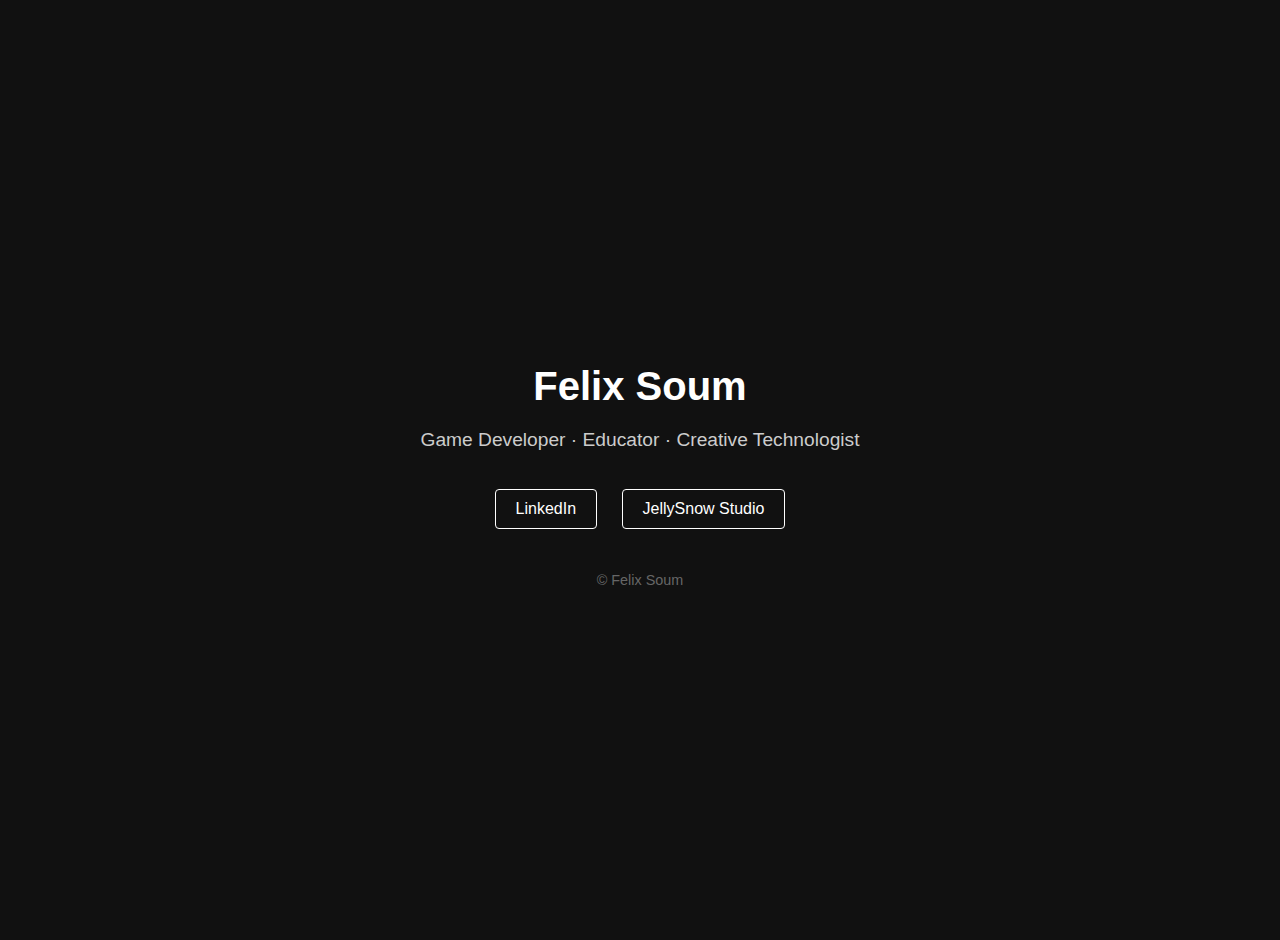
<file: index.html>
<!DOCTYPE html>
<html lang="en">
<head>
  <meta charset="UTF-8" />
  <meta name="viewport" content="width=device-width, initial-scale=1.0"/>
  <title>Felix Soum</title>
  <link rel="stylesheet" href="style.css" />
</head>
<body>
  <div class="container">
    <h1>Felix Soum</h1>
    <p class="tagline">Game Developer · Educator · Creative Technologist</p>

    <div class="links">
      <a href="https://www.linkedin.com/in/felixsoum/" target="_blank">LinkedIn</a>
      <a href="https://jellysnow.com" target="_blank">JellySnow Studio</a>
    </div>

    <footer>
      <p>© Felix Soum</p>
    </footer>
  </div>
</body>
</html>
</file>
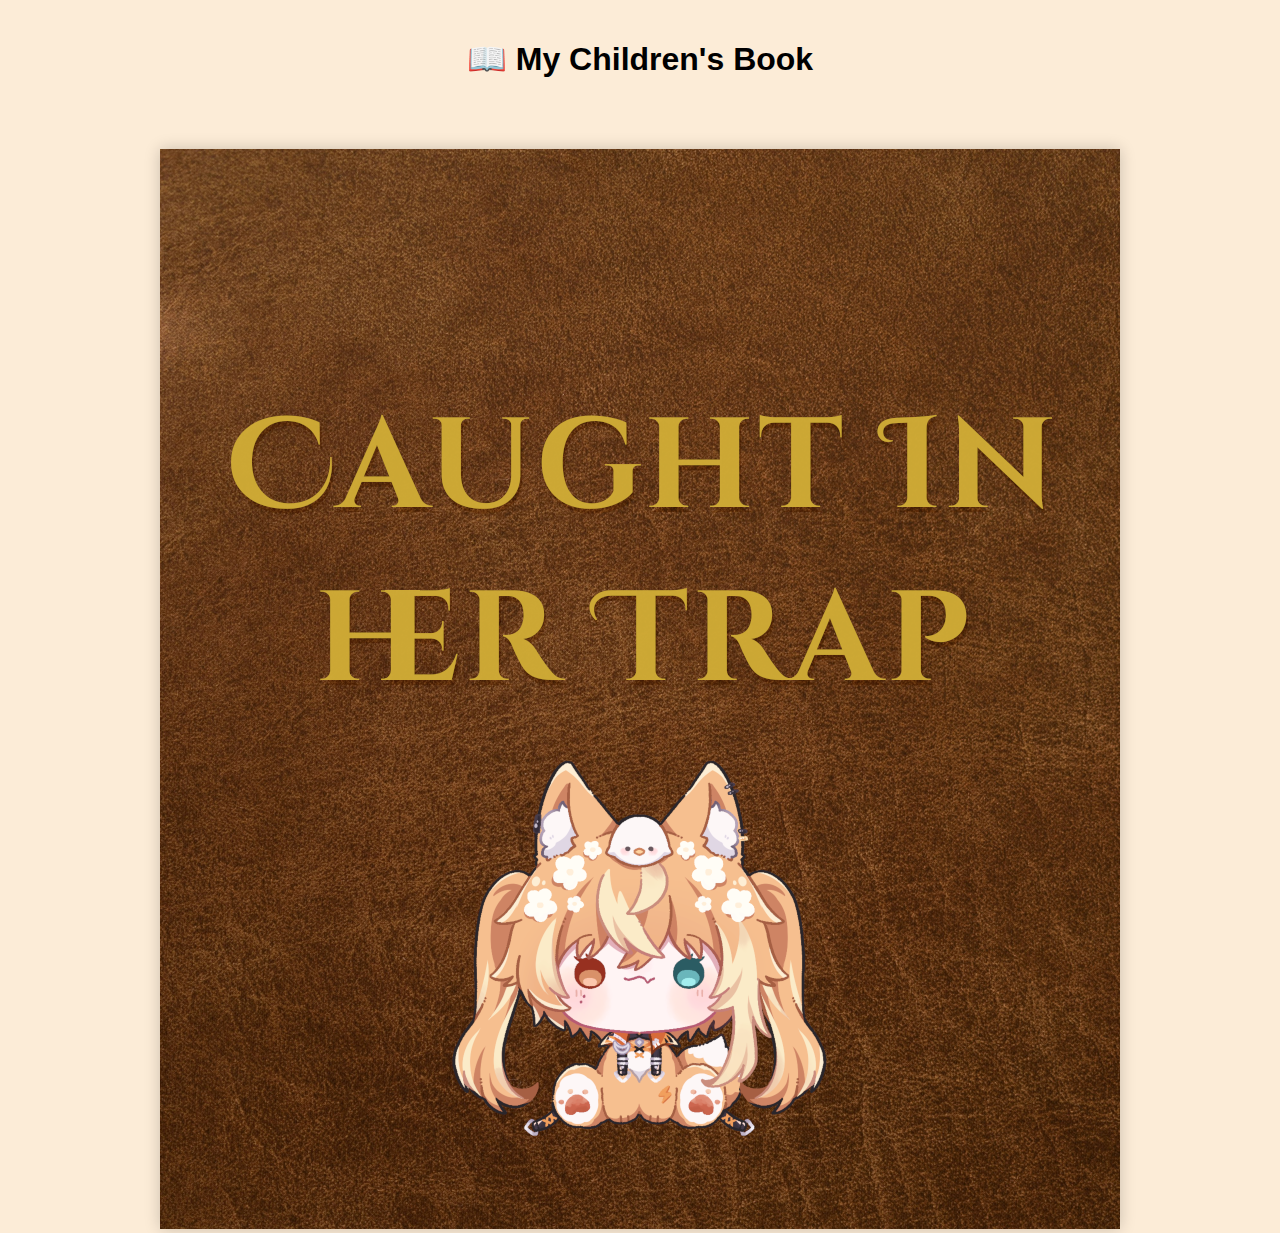
<file: book.html>
<!DOCTYPE html>
<html lang="en">
<head>
  <meta charset="UTF-8">
  <title>My Children's Book</title>
  <style>
    body {
      margin: 0;
      padding: 0;
      background: #fcecd7;
      font-family: sans-serif;
      text-align: center;
    }
    h1 {
      margin-top: 40px;
    }
    .cover {
      margin-top: 50px;
      max-width: 90%;
      height: auto;
      cursor: pointer;
      box-shadow: 0 0 15px rgba(0, 0, 0, 0.2);
      transition: transform 0.2s ease;
    }
    .cover:hover {
      transform: scale(1.02);
    }
  </style>
</head>
<body>
  <h1>📖 My Children's Book</h1>
  <a href="book_page1.html">
    <img class="cover" src="images/baam_book_cover.png" alt="Click to start reading">
  </a>
</body>
</html>
</file>
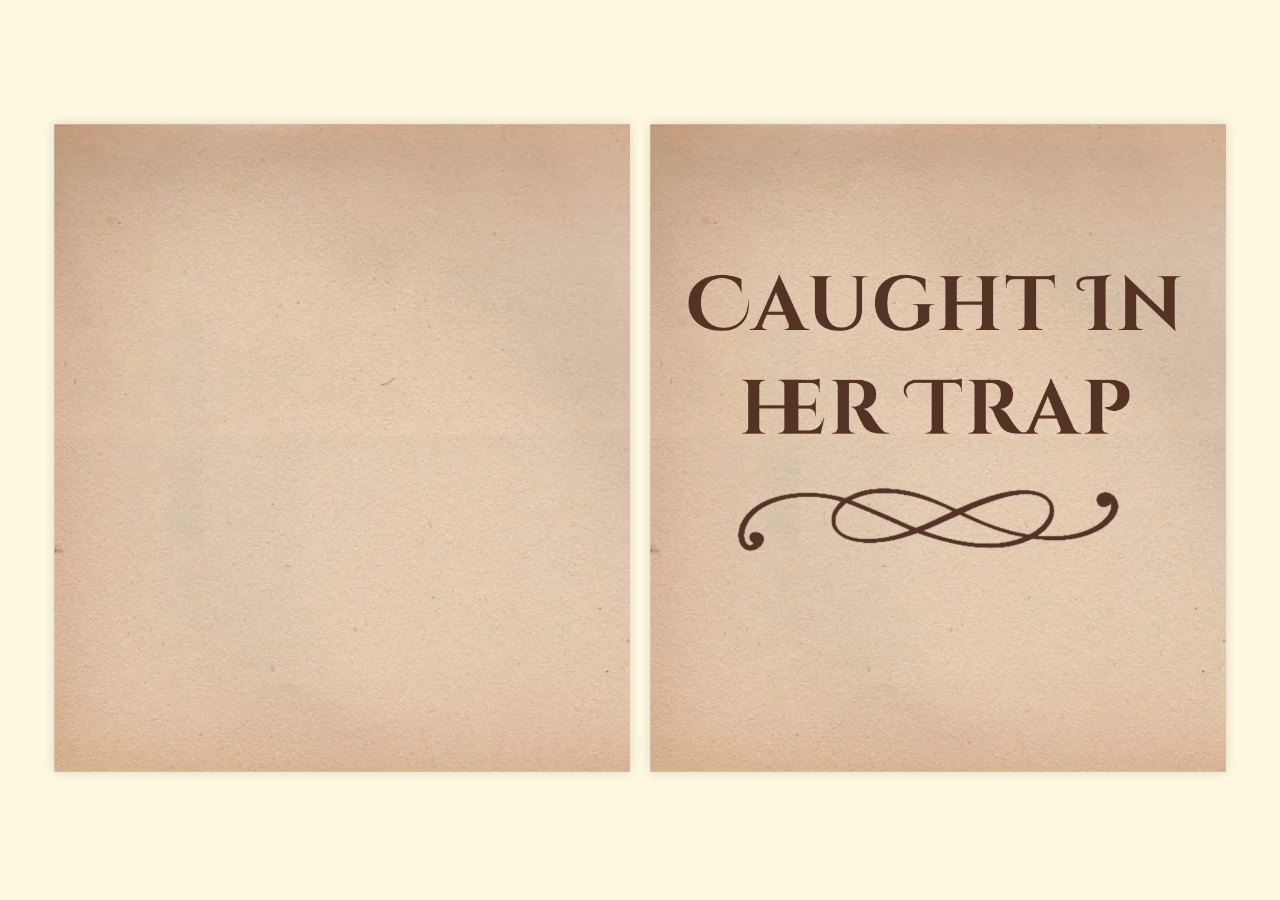
<file: book_page1.html>
<!DOCTYPE html>
<html lang="en">
<head>
  <meta charset="UTF-8">
  <title>Pages 1–2</title>
  <style>
    body {
      margin: 0;
      padding: 0;
      background: #fff8e1;
      display: flex;
      justify-content: center;
      align-items: center;
      height: 100vh;
      gap: 20px;
      font-family: sans-serif;
    }
    .page {
      max-width: 45vw;
      height: auto;
      cursor: pointer;
      box-shadow: 0 0 10px rgba(0, 0, 0, 0.15);
      transition: transform 0.2s ease;
    }
    .page:hover {
      transform: scale(1.01);
    }
  </style>
</head>
<body>
  <a href="book.html">
    <img class="page" src="images/baam_book_00.png" alt="Page 1">
  </a>
  <a href="book_page2.html">
    <img class="page" src="images/baam_book_01.png" alt="Page 2">
  </a>
</body>
</html>
</file>
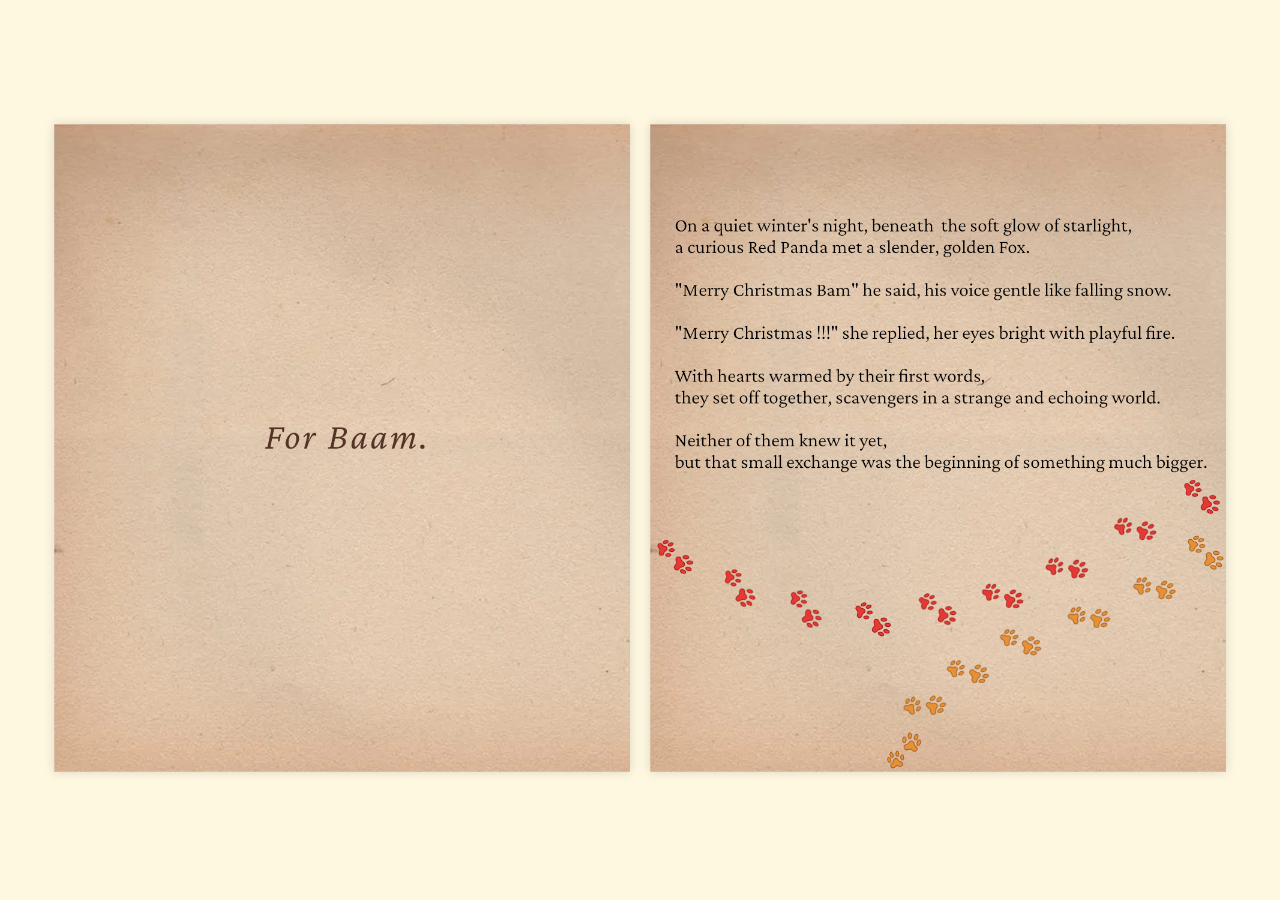
<file: book_page2.html>
<!DOCTYPE html>
<html lang="en">
<head>
  <meta charset="UTF-8">
  <title>Pages 2-3</title>
  <style>
    body {
      margin: 0;
      padding: 0;
      background: #fff8e1;
      display: flex;
      justify-content: center;
      align-items: center;
      height: 100vh;
      gap: 20px;
      font-family: sans-serif;
    }
    .page {
      max-width: 45vw;
      height: auto;
      cursor: pointer;
      box-shadow: 0 0 10px rgba(0, 0, 0, 0.15);
      transition: transform 0.2s ease;
    }
    .page:hover {
      transform: scale(1.01);
    }
  </style>
</head>
<body>
  <a href="book_page1.html">
    <img class="page" src="images/baam_book_02.png" alt="Page 1">
  </a>
  <a href="book_page3.html">
    <img class="page" src="images/baam_book_03.png" alt="Page 2">
  </a>
</body>
</html>
</file>
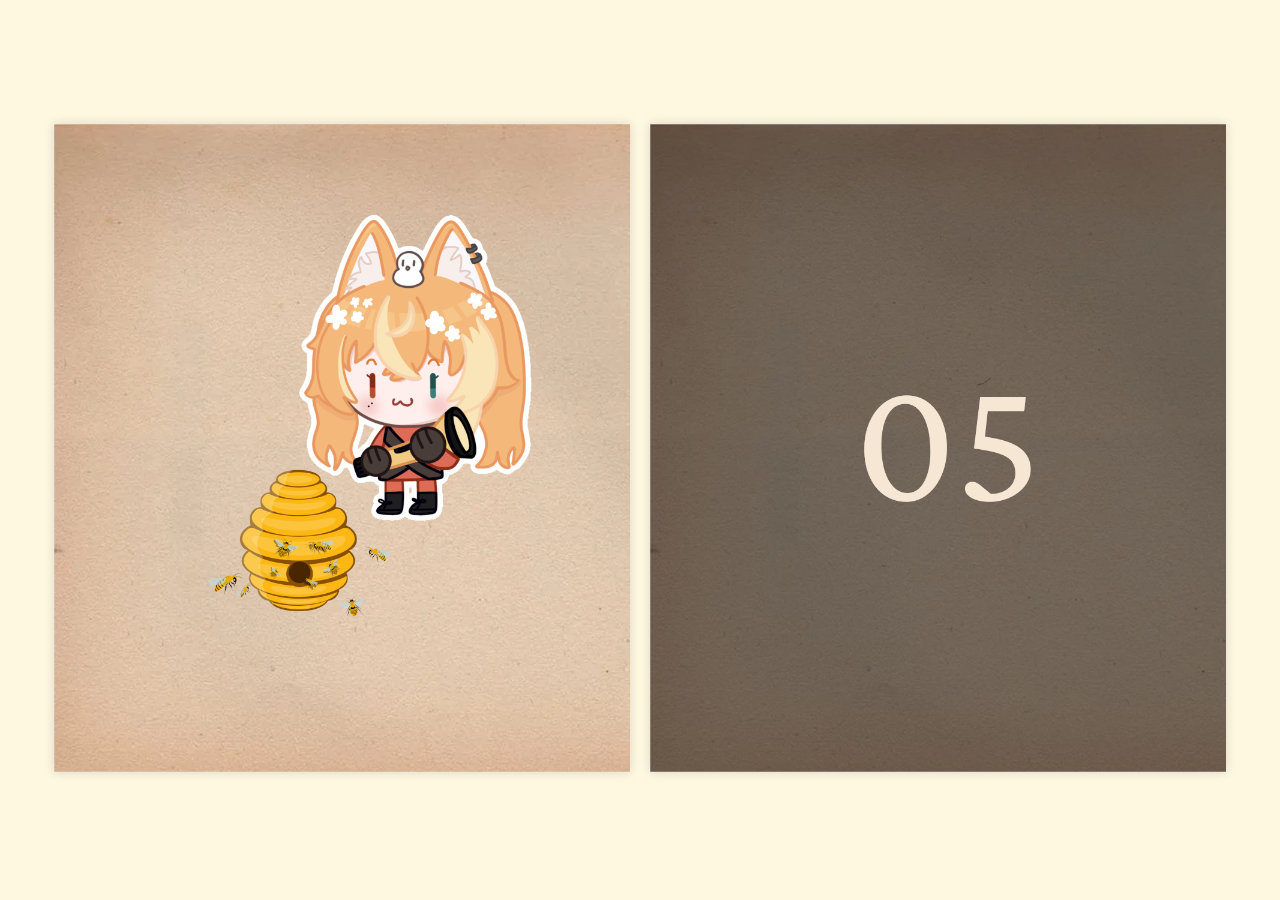
<file: book_page3.html>
<!DOCTYPE html>
<html lang="en">
<head>
  <meta charset="UTF-8">
  <title>Pages 4-5</title>
  <style>
    body {
      margin: 0;
      padding: 0;
      background: #fff8e1;
      display: flex;
      justify-content: center;
      align-items: center;
      height: 100vh;
      gap: 20px;
      font-family: sans-serif;
    }
    .page {
      max-width: 45vw;
      height: auto;
      cursor: pointer;
      box-shadow: 0 0 10px rgba(0, 0, 0, 0.15);
      transition: transform 0.2s ease;
    }
    .page:hover {
      transform: scale(1.01);
    }
  </style>
</head>
<body>
  <a href="book_page2.html">
    <img class="page" src="images/baam_book_04.png" alt="Page 1">
  </a>
  <a href="book_page4.html">
    <img class="page" src="images/baam_book_05.png" alt="Page 2">
  </a>
</body>
</html>
</file>
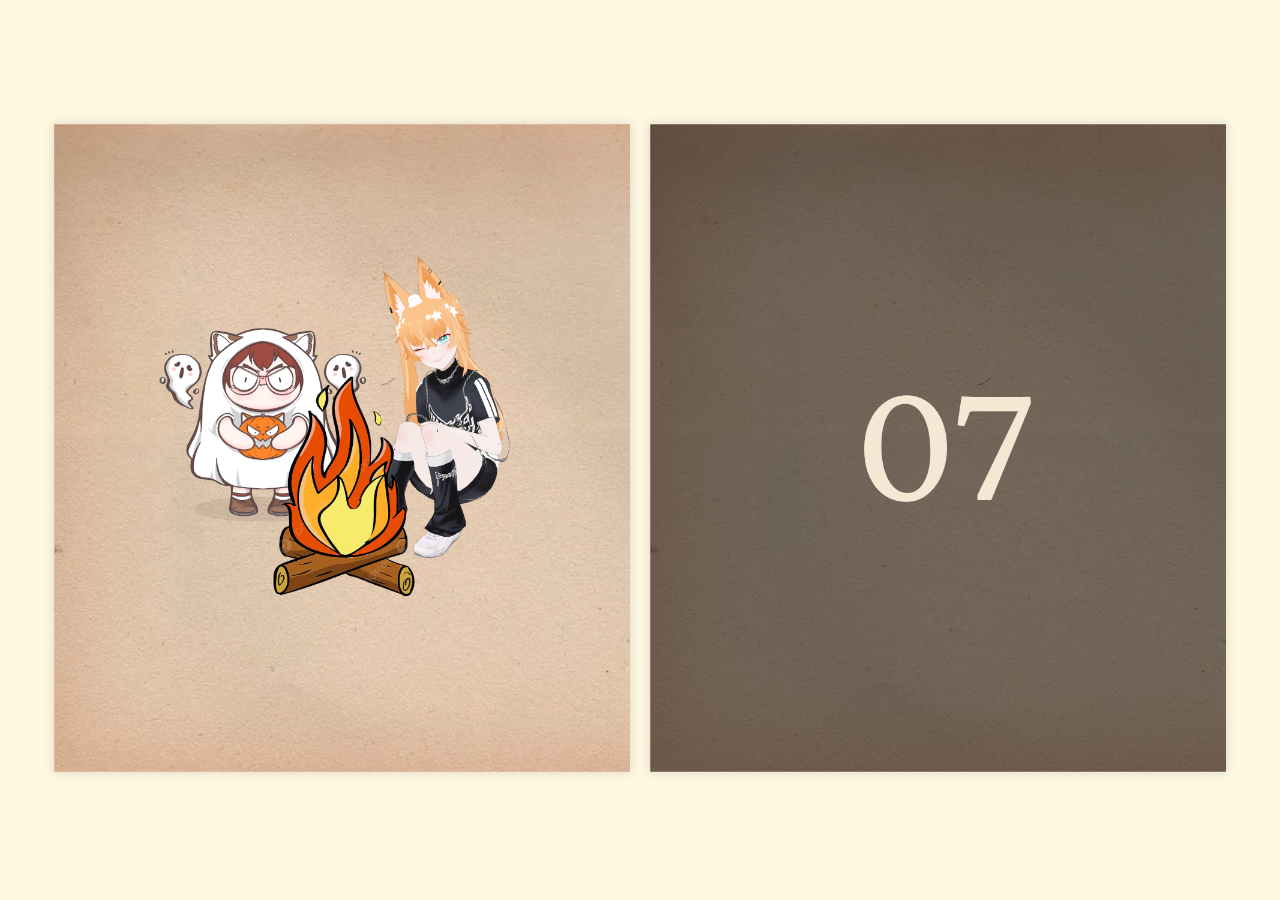
<file: book_page4.html>
<!DOCTYPE html>
<html lang="en">
<head>
  <meta charset="UTF-8">
  <title>Pages 6-7</title>
  <style>
    body {
      margin: 0;
      padding: 0;
      background: #fff8e1;
      display: flex;
      justify-content: center;
      align-items: center;
      height: 100vh;
      gap: 20px;
      font-family: sans-serif;
    }
    .page {
      max-width: 45vw;
      height: auto;
      cursor: pointer;
      box-shadow: 0 0 10px rgba(0, 0, 0, 0.15);
      transition: transform 0.2s ease;
    }
    .page:hover {
      transform: scale(1.01);
    }
  </style>
</head>
<body>
  <a href="book_page3.html">
    <img class="page" src="images/baam_book_06.png" alt="Page 1">
  </a>
  <a href="book_page5.html">
    <img class="page" src="images/baam_book_07.png" alt="Page 2">
  </a>
</body>
</html>
</file>
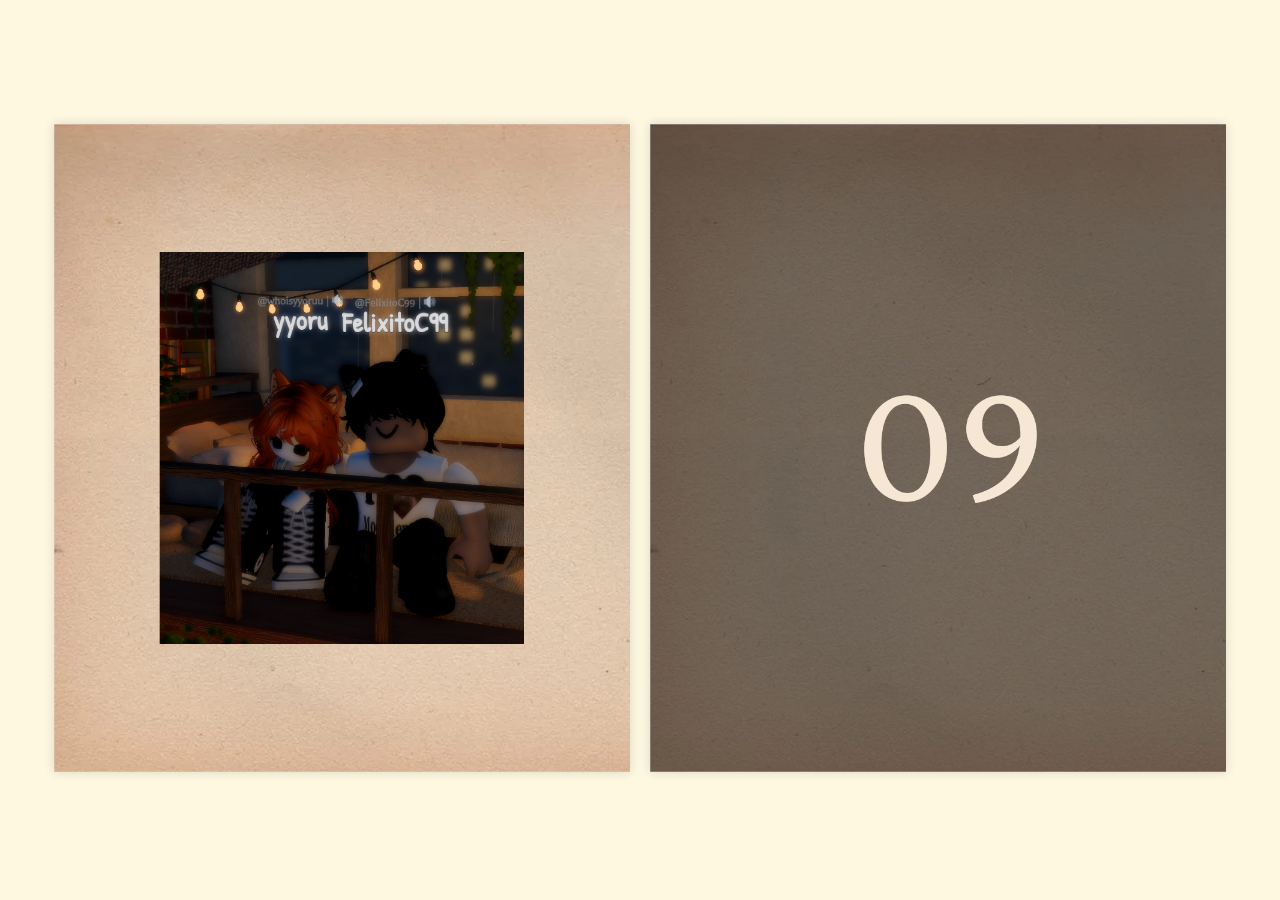
<file: book_page5.html>
<!DOCTYPE html>
<html lang="en">
<head>
  <meta charset="UTF-8">
  <title>Pages 8-9</title>
  <style>
    body {
      margin: 0;
      padding: 0;
      background: #fff8e1;
      display: flex;
      justify-content: center;
      align-items: center;
      height: 100vh;
      gap: 20px;
      font-family: sans-serif;
    }
    .page {
      max-width: 45vw;
      height: auto;
      cursor: pointer;
      box-shadow: 0 0 10px rgba(0, 0, 0, 0.15);
      transition: transform 0.2s ease;
    }
    .page:hover {
      transform: scale(1.01);
    }
  </style>
</head>
<body>
  <a href="book_page4.html">
    <img class="page" src="images/baam_book_08.png" alt="Page 1">
  </a>
  <a href="book_page6.html">
    <img class="page" src="images/baam_book_09.png" alt="Page 2">
  </a>
</body>
</html>
</file>
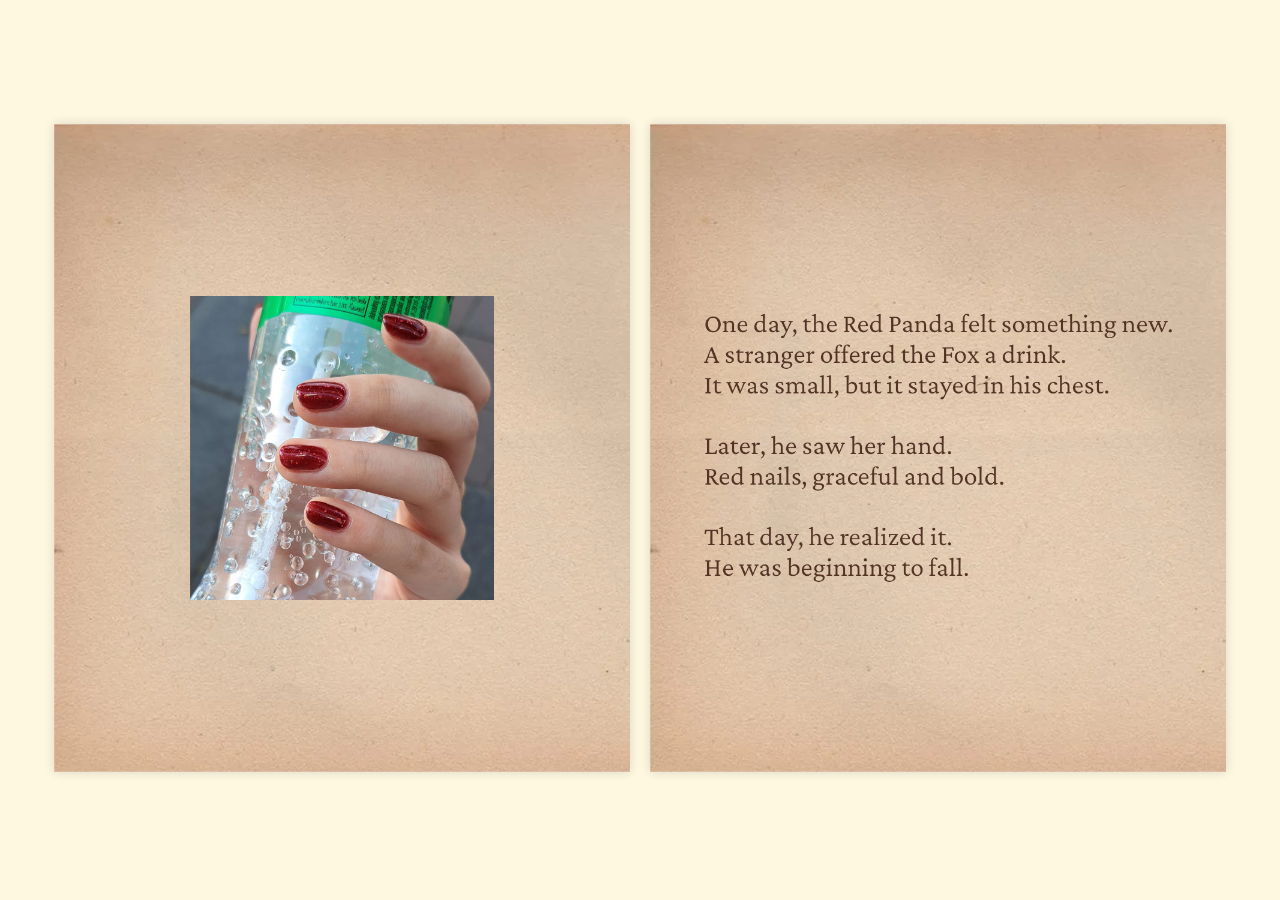
<file: book_page6.html>
<!DOCTYPE html>
<html lang="en">
<head>
  <meta charset="UTF-8">
  <title>Pages 10-11</title>
  <style>
    body {
      margin: 0;
      padding: 0;
      background: #fff8e1;
      display: flex;
      justify-content: center;
      align-items: center;
      height: 100vh;
      gap: 20px;
      font-family: sans-serif;
    }
    .page {
      max-width: 45vw;
      height: auto;
      cursor: pointer;
      box-shadow: 0 0 10px rgba(0, 0, 0, 0.15);
      transition: transform 0.2s ease;
    }
    .page:hover {
      transform: scale(1.01);
    }
  </style>
</head>
<body>
  <a href="book_page5.html">
    <img class="page" src="images/baam_book_10.png" alt="Page 1">
  </a>
  <a href="book_page7.html">
    <img class="page" src="images/baam_book_11.png" alt="Page 2">
  </a>
</body>
</html>
</file>
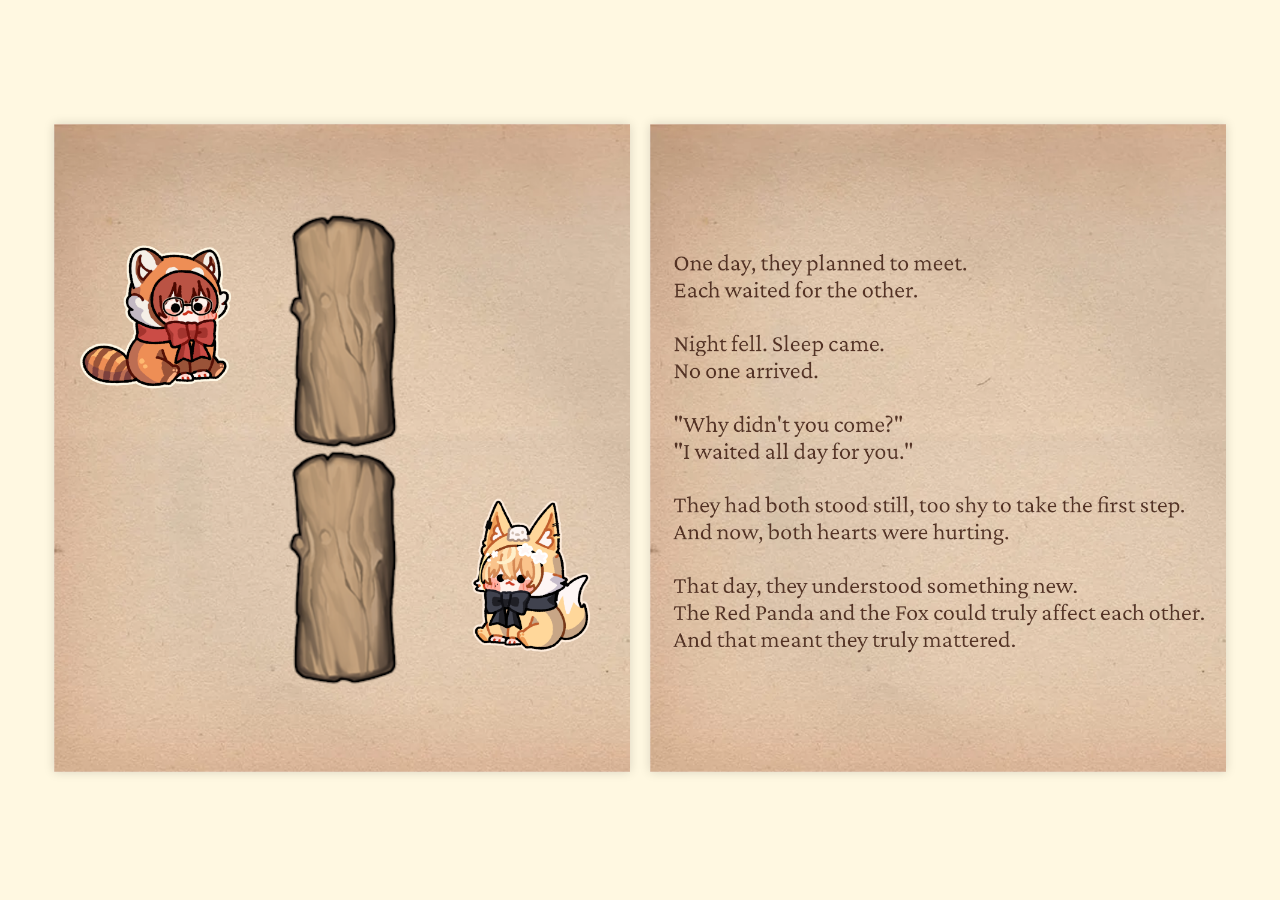
<file: book_page7.html>
<!DOCTYPE html>
<html lang="en">
<head>
  <meta charset="UTF-8">
  <title>Pages 12-13</title>
  <style>
    body {
      margin: 0;
      padding: 0;
      background: #fff8e1;
      display: flex;
      justify-content: center;
      align-items: center;
      height: 100vh;
      gap: 20px;
      font-family: sans-serif;
    }
    .page {
      max-width: 45vw;
      height: auto;
      cursor: pointer;
      box-shadow: 0 0 10px rgba(0, 0, 0, 0.15);
      transition: transform 0.2s ease;
    }
    .page:hover {
      transform: scale(1.01);
    }
  </style>
</head>
<body>
  <a href="book_page6.html">
    <img class="page" src="images/baam_book_12.png" alt="Page 1">
  </a>
  <a href="book_page8.html">
    <img class="page" src="images/baam_book_13.png" alt="Page 2">
  </a>
</body>
</html>
</file>
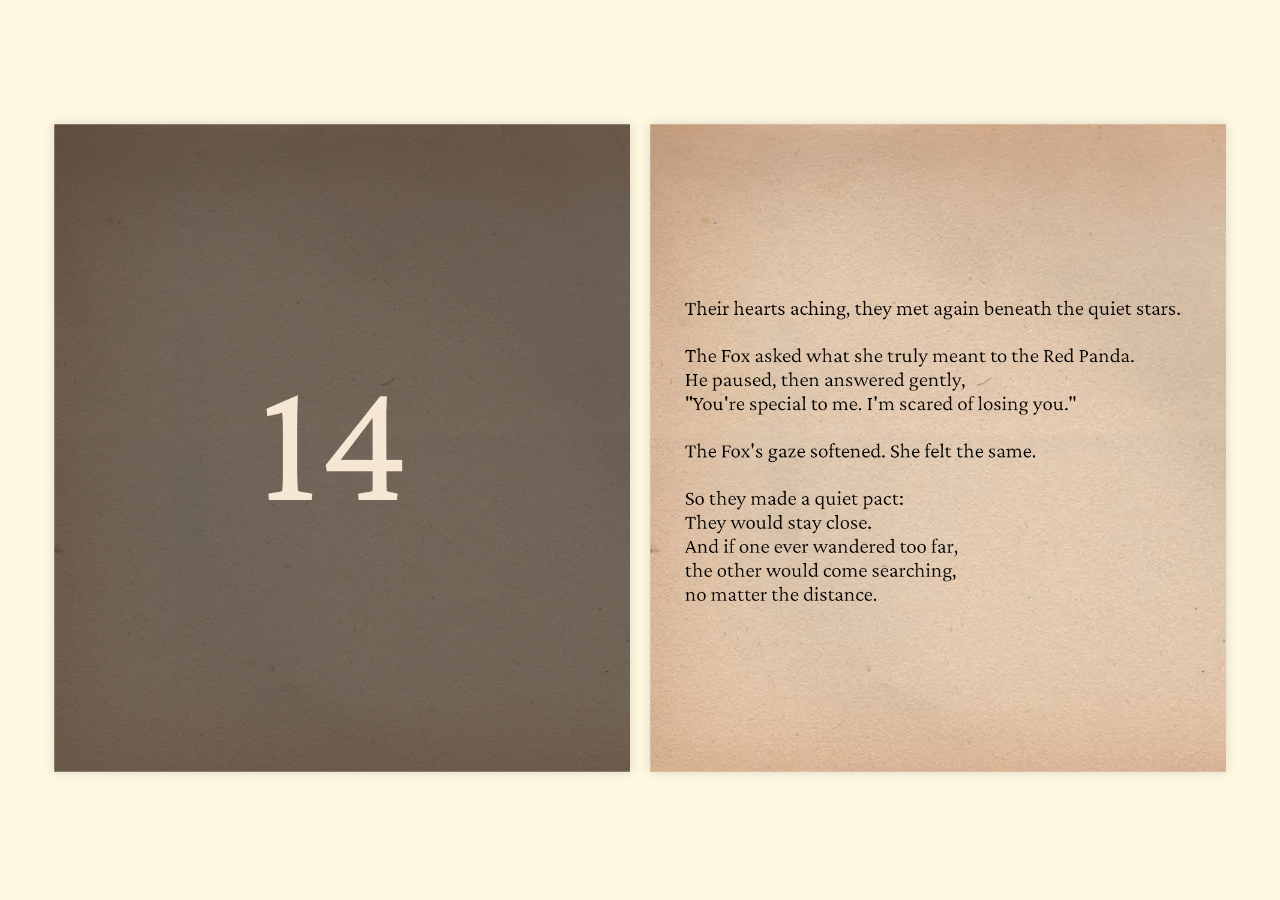
<file: book_page8.html>
<!DOCTYPE html>
<html lang="en">
<head>
  <meta charset="UTF-8">
  <title>Pages 14-15</title>
  <style>
    body {
      margin: 0;
      padding: 0;
      background: #fff8e1;
      display: flex;
      justify-content: center;
      align-items: center;
      height: 100vh;
      gap: 20px;
      font-family: sans-serif;
    }
    .page {
      max-width: 45vw;
      height: auto;
      cursor: pointer;
      box-shadow: 0 0 10px rgba(0, 0, 0, 0.15);
      transition: transform 0.2s ease;
    }
    .page:hover {
      transform: scale(1.01);
    }
  </style>
</head>
<body>
  <a href="book_page7.html">
    <img class="page" src="images/baam_book_14.png" alt="Page 1">
  </a>
  <a href="book_page9.html">
    <img class="page" src="images/baam_book_15.png" alt="Page 2">
  </a>
</body>
</html>
</file>
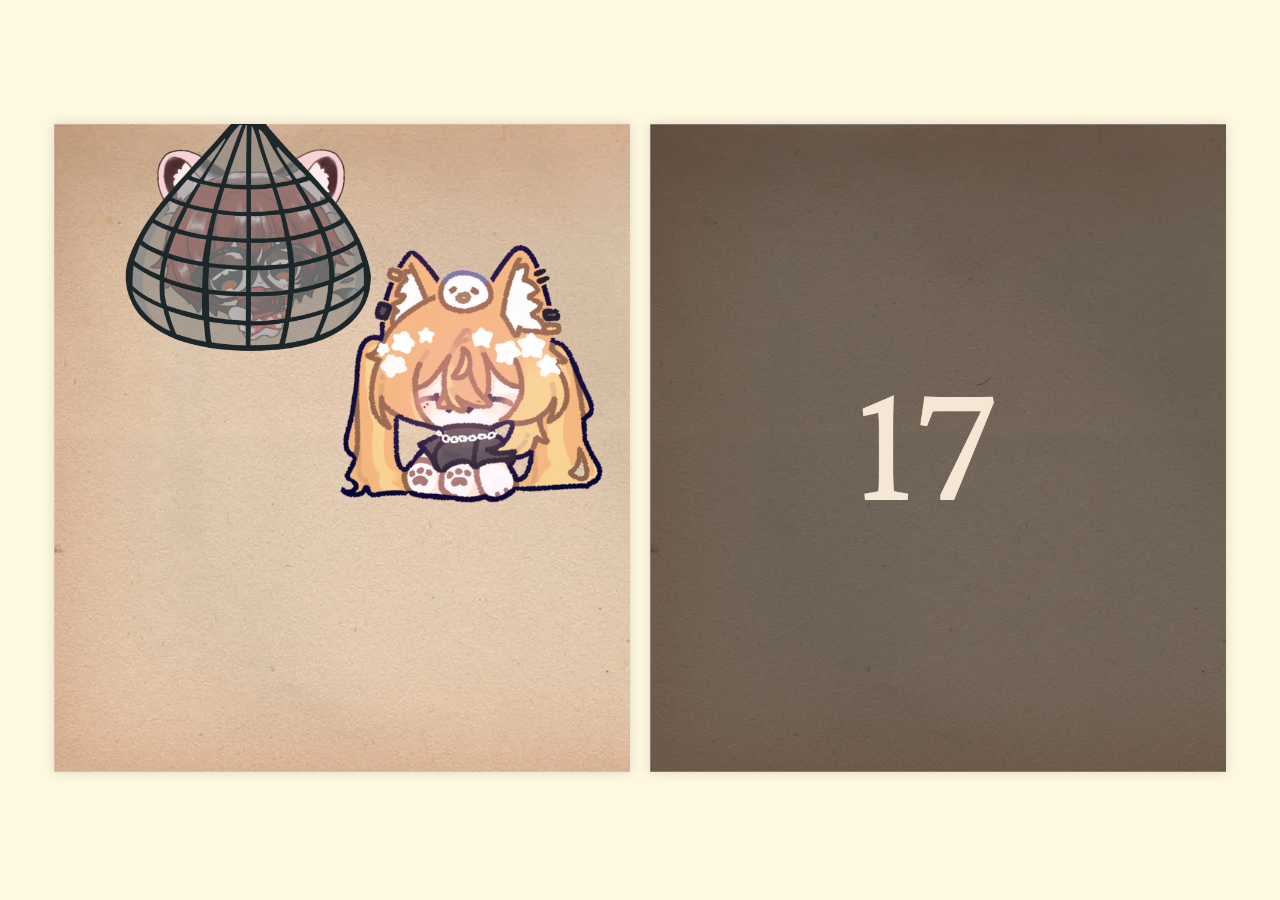
<file: book_page9.html>
<!DOCTYPE html>
<html lang="en">
<head>
  <meta charset="UTF-8">
  <title>Pages 16-17</title>
  <style>
    body {
      margin: 0;
      padding: 0;
      background: #fff8e1;
      display: flex;
      justify-content: center;
      align-items: center;
      height: 100vh;
      gap: 20px;
      font-family: sans-serif;
    }
    .page {
      max-width: 45vw;
      height: auto;
      cursor: pointer;
      box-shadow: 0 0 10px rgba(0, 0, 0, 0.15);
      transition: transform 0.2s ease;
    }
    .page:hover {
      transform: scale(1.01);
    }
  </style>
</head>
<body>
  <a href="book_page8.html">
    <img class="page" src="images/baam_book_16.png" alt="Page 1">
  </a>
  <a href="book.html">
    <img class="page" src="images/baam_book_17.png" alt="Page 2">
  </a>
</body>
</html>
</file>
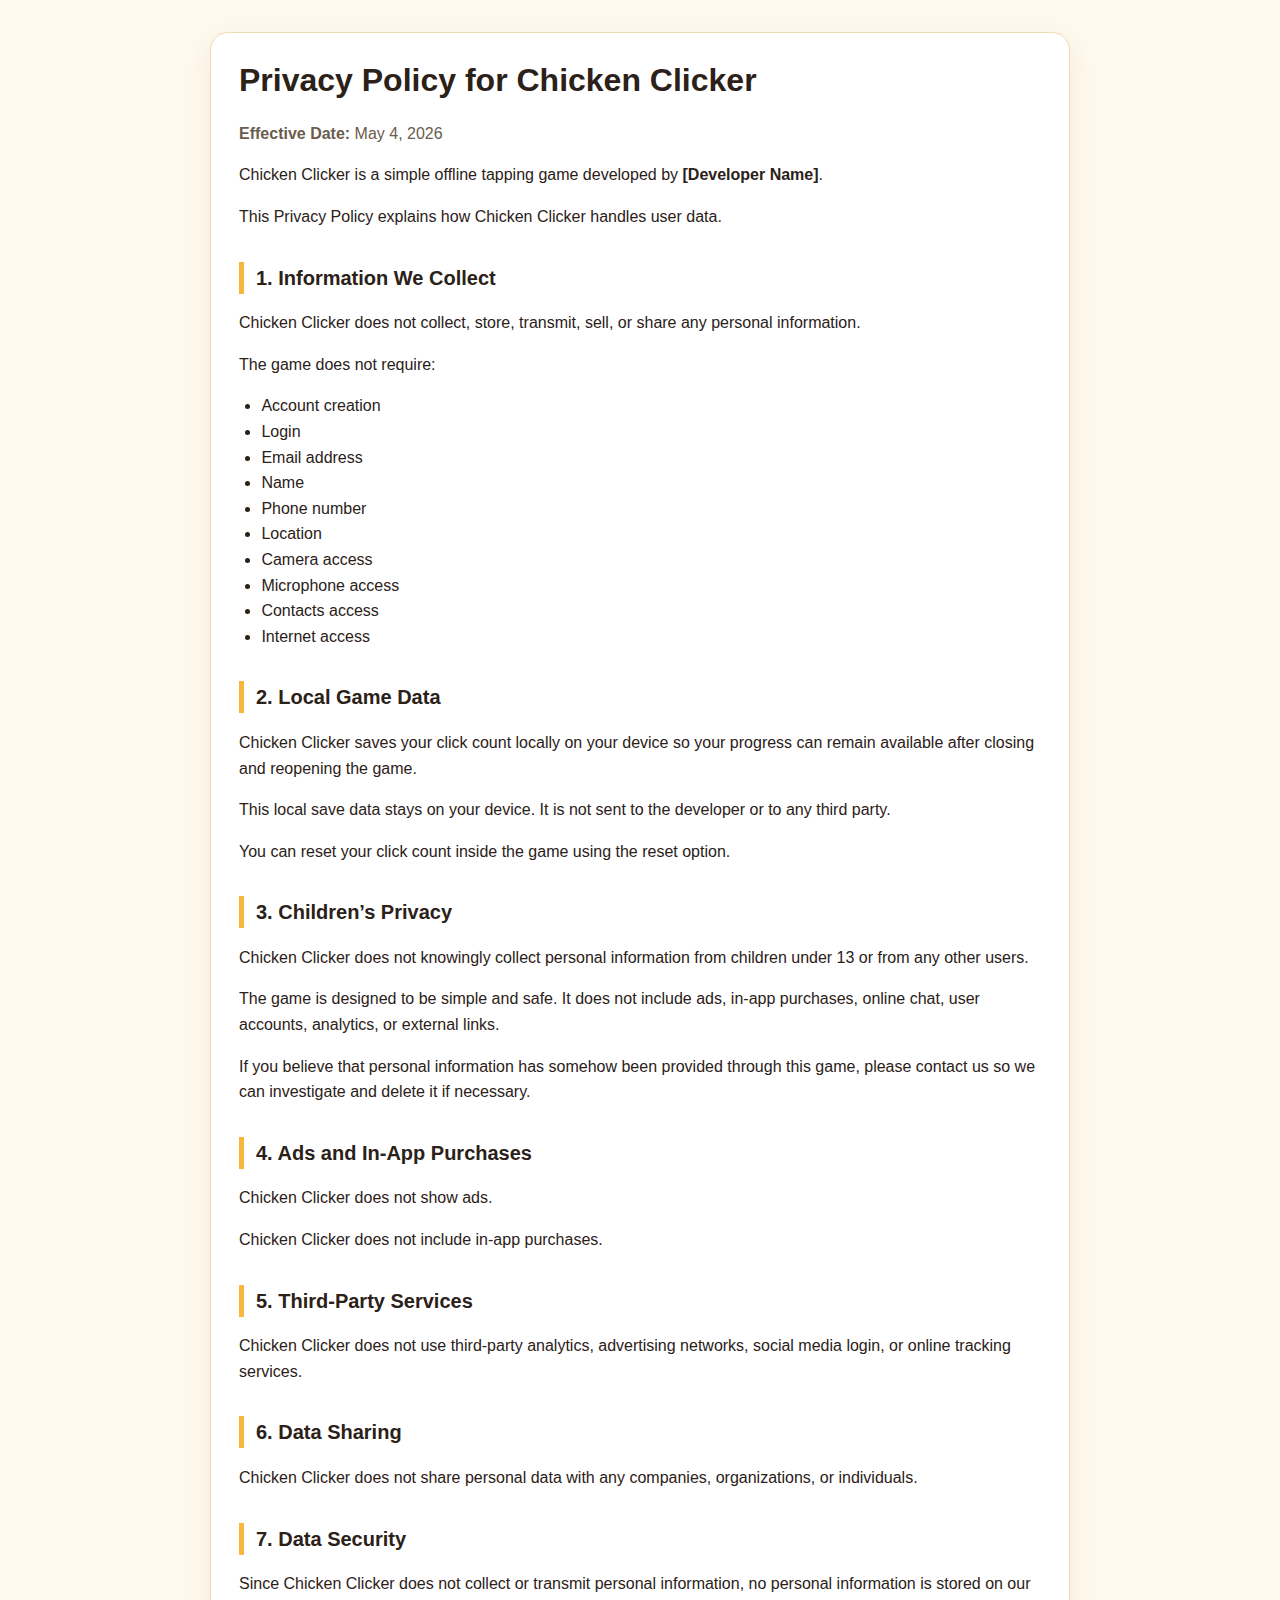
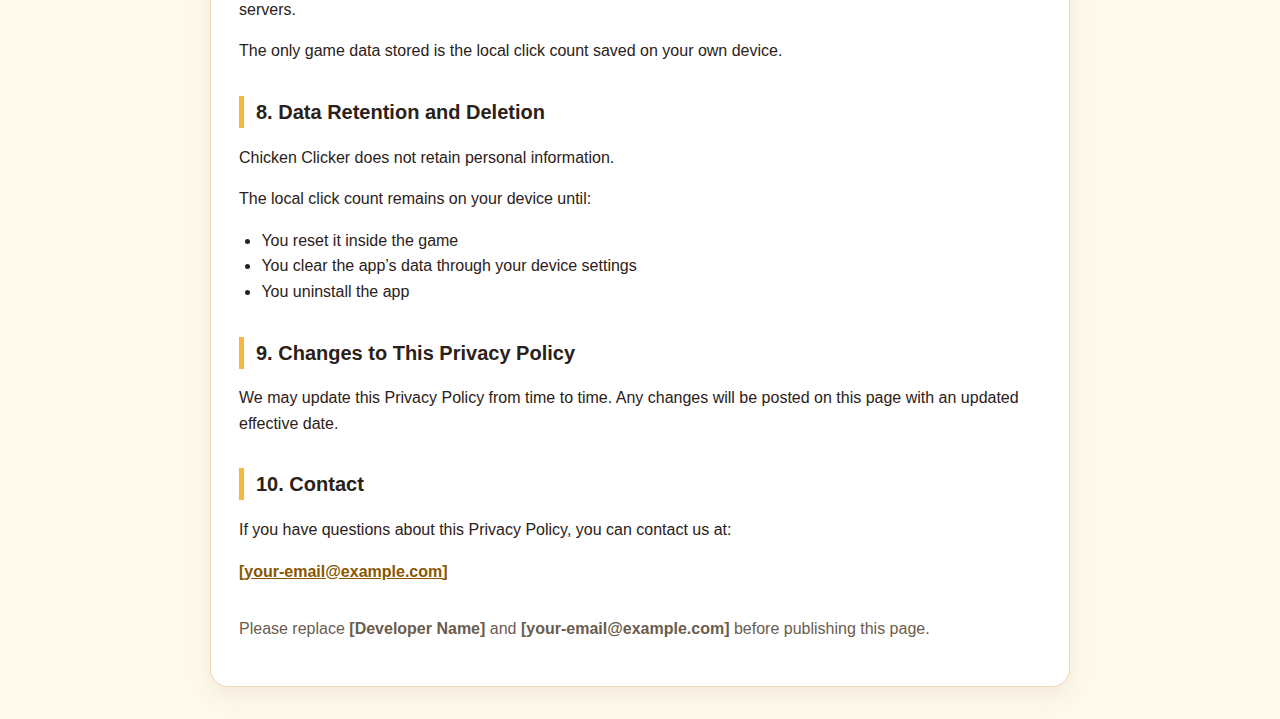
<file: chicken-clicker-privacy-policy.html>
<!DOCTYPE html>
<html lang="en">
<head>
  <meta charset="utf-8" />
  <meta name="viewport" content="width=device-width, initial-scale=1" />
  <title>Privacy Policy - Chicken Clicker</title>
  <style>
    :root {
      color-scheme: light;
      --bg: #fff9ed;
      --card: #ffffff;
      --text: #2b2118;
      --muted: #6b5c4d;
      --accent: #f6b73c;
      --border: #efd9b6;
    }

    body {
      margin: 0;
      font-family: Arial, Helvetica, sans-serif;
      background: var(--bg);
      color: var(--text);
      line-height: 1.6;
    }

    main {
      max-width: 860px;
      margin: 0 auto;
      padding: 32px 18px;
    }

    .card {
      background: var(--card);
      border: 1px solid var(--border);
      border-radius: 18px;
      padding: 28px;
      box-shadow: 0 8px 24px rgba(80, 52, 18, 0.08);
    }

    h1 {
      margin-top: 0;
      font-size: 2rem;
      line-height: 1.2;
    }

    h2 {
      margin-top: 2rem;
      font-size: 1.25rem;
      border-left: 5px solid var(--accent);
      padding-left: 12px;
    }

    p, li {
      font-size: 1rem;
    }

    .muted {
      color: var(--muted);
    }

    ul {
      padding-left: 1.4rem;
    }

    a {
      color: #8a5600;
      font-weight: bold;
    }

    footer {
      margin-top: 32px;
      font-size: 0.95rem;
      color: var(--muted);
    }
  </style>
</head>
<body>
  <main>
    <section class="card">
      <h1>Privacy Policy for Chicken Clicker</h1>
      <p class="muted"><strong>Effective Date:</strong> May 4, 2026</p>

      <p>
        Chicken Clicker is a simple offline tapping game developed by
        <strong>[Developer Name]</strong>.
      </p>

      <p>
        This Privacy Policy explains how Chicken Clicker handles user data.
      </p>

      <h2>1. Information We Collect</h2>
      <p>
        Chicken Clicker does not collect, store, transmit, sell, or share any personal information.
      </p>

      <p>The game does not require:</p>
      <ul>
        <li>Account creation</li>
        <li>Login</li>
        <li>Email address</li>
        <li>Name</li>
        <li>Phone number</li>
        <li>Location</li>
        <li>Camera access</li>
        <li>Microphone access</li>
        <li>Contacts access</li>
        <li>Internet access</li>
      </ul>

      <h2>2. Local Game Data</h2>
      <p>
        Chicken Clicker saves your click count locally on your device so your progress can remain
        available after closing and reopening the game.
      </p>

      <p>
        This local save data stays on your device. It is not sent to the developer or to any third party.
      </p>

      <p>
        You can reset your click count inside the game using the reset option.
      </p>

      <h2>3. Children’s Privacy</h2>
      <p>
        Chicken Clicker does not knowingly collect personal information from children under 13
        or from any other users.
      </p>

      <p>
        The game is designed to be simple and safe. It does not include ads, in-app purchases,
        online chat, user accounts, analytics, or external links.
      </p>

      <p>
        If you believe that personal information has somehow been provided through this game,
        please contact us so we can investigate and delete it if necessary.
      </p>

      <h2>4. Ads and In-App Purchases</h2>
      <p>
        Chicken Clicker does not show ads.
      </p>

      <p>
        Chicken Clicker does not include in-app purchases.
      </p>

      <h2>5. Third-Party Services</h2>
      <p>
        Chicken Clicker does not use third-party analytics, advertising networks, social media login,
        or online tracking services.
      </p>

      <h2>6. Data Sharing</h2>
      <p>
        Chicken Clicker does not share personal data with any companies, organizations, or individuals.
      </p>

      <h2>7. Data Security</h2>
      <p>
        Since Chicken Clicker does not collect or transmit personal information, no personal information
        is stored on our servers.
      </p>

      <p>
        The only game data stored is the local click count saved on your own device.
      </p>

      <h2>8. Data Retention and Deletion</h2>
      <p>
        Chicken Clicker does not retain personal information.
      </p>

      <p>The local click count remains on your device until:</p>
      <ul>
        <li>You reset it inside the game</li>
        <li>You clear the app’s data through your device settings</li>
        <li>You uninstall the app</li>
      </ul>

      <h2>9. Changes to This Privacy Policy</h2>
      <p>
        We may update this Privacy Policy from time to time. Any changes will be posted on this page
        with an updated effective date.
      </p>

      <h2>10. Contact</h2>
      <p>
        If you have questions about this Privacy Policy, you can contact us at:
      </p>

      <p>
        <a href="mailto:[your-email@example.com]">[your-email@example.com]</a>
      </p>

      <footer>
        <p>
          Please replace <strong>[Developer Name]</strong> and
          <strong>[your-email@example.com]</strong> before publishing this page.
        </p>
      </footer>
    </section>
  </main>
</body>
</html>
</file>
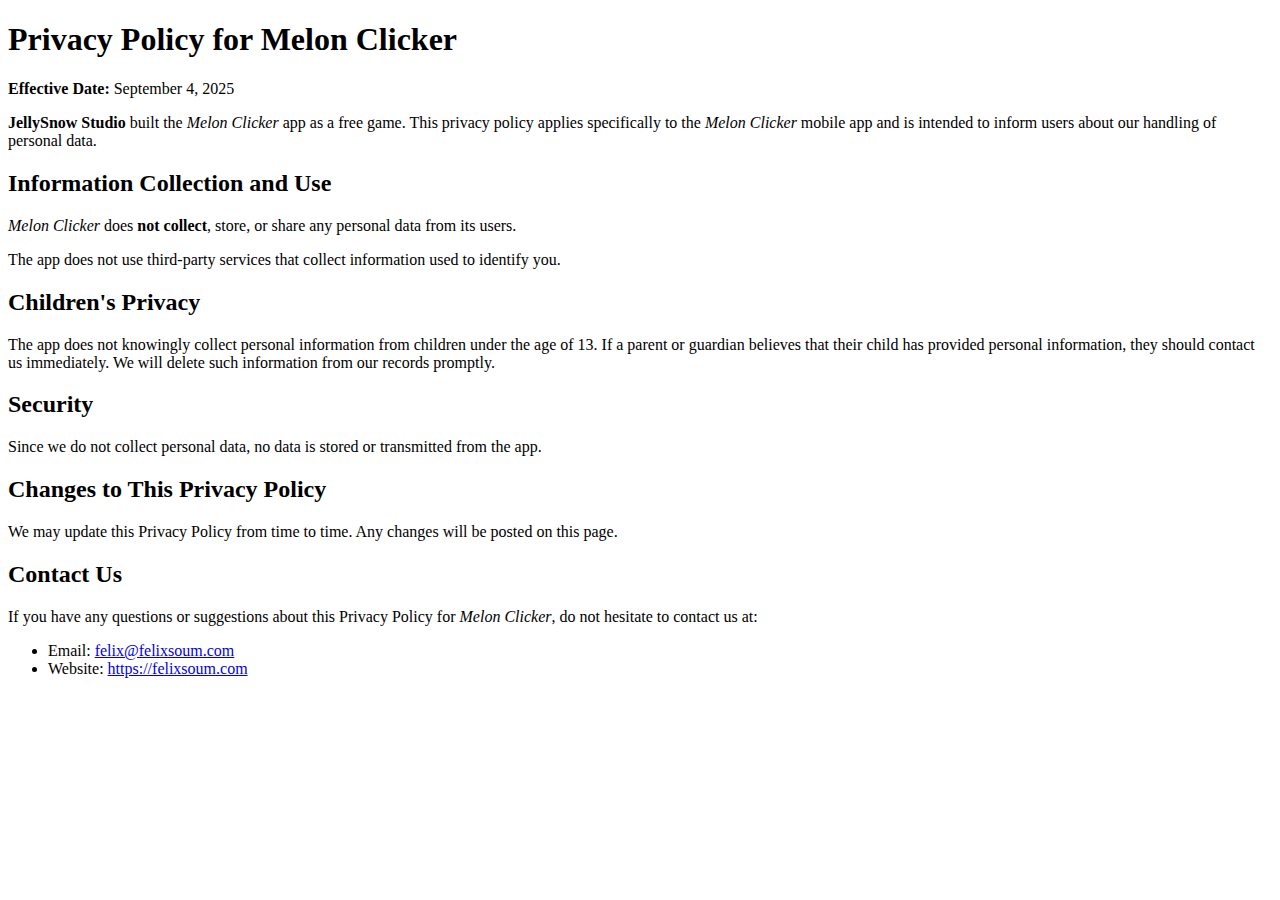
<file: melonclicker-privacy.html>
<!DOCTYPE html>
<html lang="en">
<head>
  <meta charset="UTF-8">
  <meta name="viewport" content="width=device-width, initial-scale=1">
  <title>Privacy Policy for Melon Clicker</title>
</head>
<body>
  <h1>Privacy Policy for Melon Clicker</h1>
  <p><strong>Effective Date:</strong> September 4, 2025</p>

  <p><strong>JellySnow Studio</strong> built the <em>Melon Clicker</em> app as a free game. This privacy policy applies specifically to the <em>Melon Clicker</em> mobile app and is intended to inform users about our handling of personal data.</p>

  <h2>Information Collection and Use</h2>
  <p><em>Melon Clicker</em> does <strong>not collect</strong>, store, or share any personal data from its users.</p>
  <p>The app does not use third-party services that collect information used to identify you.</p>

  <h2>Children's Privacy</h2>
  <p>The app does not knowingly collect personal information from children under the age of 13. If a parent or guardian believes that their child has provided personal information, they should contact us immediately. We will delete such information from our records promptly.</p>

  <h2>Security</h2>
  <p>Since we do not collect personal data, no data is stored or transmitted from the app.</p>

  <h2>Changes to This Privacy Policy</h2>
  <p>We may update this Privacy Policy from time to time. Any changes will be posted on this page.</p>

  <h2>Contact Us</h2>
  <p>If you have any questions or suggestions about this Privacy Policy for <em>Melon Clicker</em>, do not hesitate to contact us at:</p>
  <ul>
    <li>Email: <a href="mailto:felix@felixsoum.com">felix@felixsoum.com</a></li>
    <li>Website: <a href="https://felixsoum.com" target="_blank">https://felixsoum.com</a></li>
  </ul>
</body>
</html>
</file>
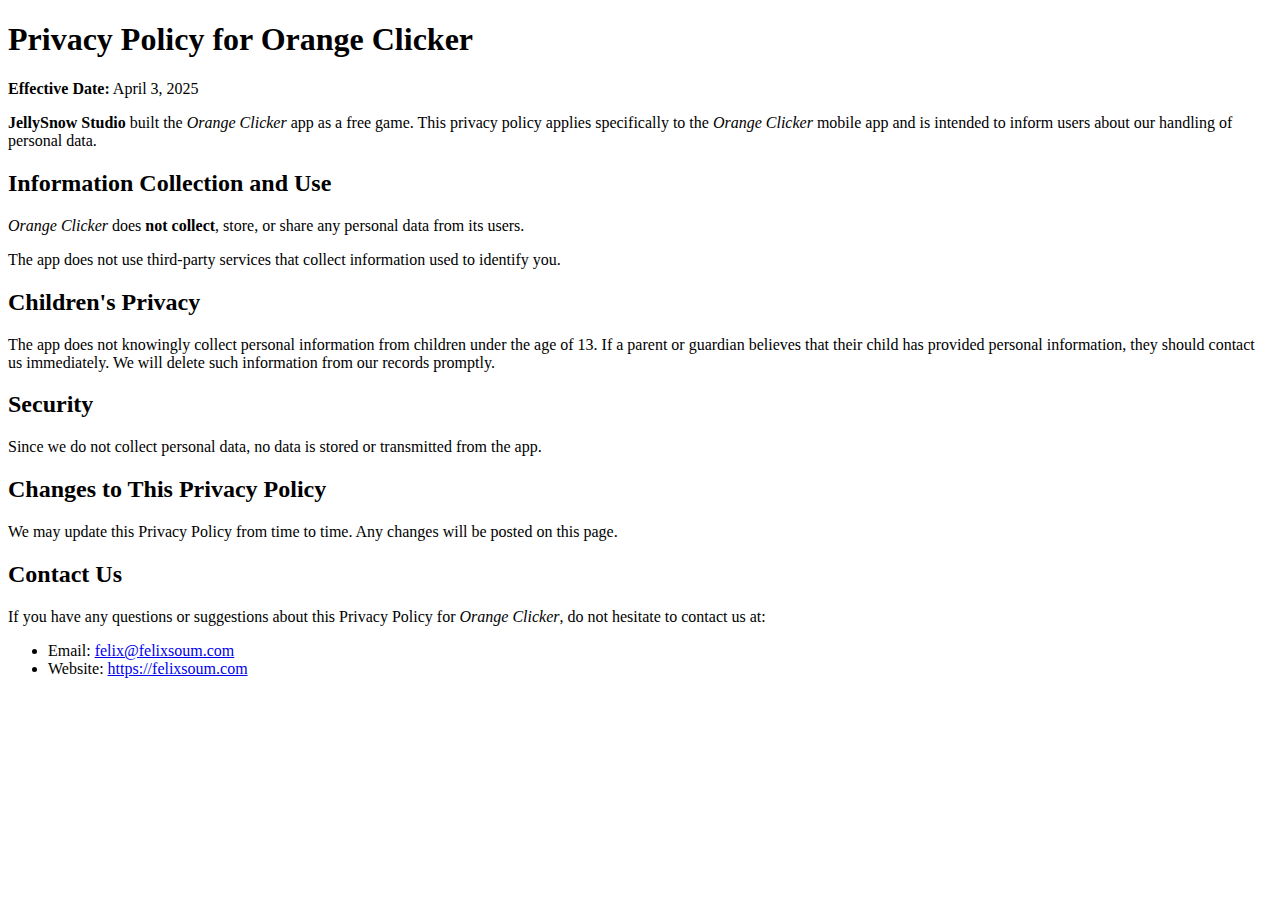
<file: orange-clicker-privacy-policy.html>
<!DOCTYPE html>
<html lang="en">
<head>
  <meta charset="UTF-8">
  <meta name="viewport" content="width=device-width, initial-scale=1">
  <title>Privacy Policy for Orange Clicker</title>
</head>
<body>
  <h1>Privacy Policy for Orange Clicker</h1>
  <p><strong>Effective Date:</strong> April 3, 2025</p>

  <p><strong>JellySnow Studio</strong> built the <em>Orange Clicker</em> app as a free game. This privacy policy applies specifically to the <em>Orange Clicker</em> mobile app and is intended to inform users about our handling of personal data.</p>

  <h2>Information Collection and Use</h2>
  <p><em>Orange Clicker</em> does <strong>not collect</strong>, store, or share any personal data from its users.</p>
  <p>The app does not use third-party services that collect information used to identify you.</p>

  <h2>Children's Privacy</h2>
  <p>The app does not knowingly collect personal information from children under the age of 13. If a parent or guardian believes that their child has provided personal information, they should contact us immediately. We will delete such information from our records promptly.</p>

  <h2>Security</h2>
  <p>Since we do not collect personal data, no data is stored or transmitted from the app.</p>

  <h2>Changes to This Privacy Policy</h2>
  <p>We may update this Privacy Policy from time to time. Any changes will be posted on this page.</p>

  <h2>Contact Us</h2>
  <p>If you have any questions or suggestions about this Privacy Policy for <em>Orange Clicker</em>, do not hesitate to contact us at:</p>
  <ul>
    <li>Email: <a href="mailto:felix@felixsoum.com">felix@felixsoum.com</a></li>
    <li>Website: <a href="https://felixsoum.com" target="_blank">https://felixsoum.com</a></li>
  </ul>
</body>
</html>
</file>
<file: style.css>
body {
  background-color: #111;
  color: #fff;
  font-family: 'Segoe UI', Tahoma, Geneva, Verdana, sans-serif;
  display: flex;
  justify-content: center;
  align-items: center;
  min-height: 100vh;
  margin: 0;
  text-align: center;
  padding: 20px;
}

.container {
  max-width: 600px;
}

h1 {
  font-size: 2.5em;
  margin-bottom: 0.2em;
}

.tagline {
  font-size: 1.2em;
  color: #ccc;
  margin-bottom: 2em;
}

.links a {
  display: inline-block;
  margin: 0 10px;
  padding: 10px 20px;
  color: #fff;
  text-decoration: none;
  border: 1px solid #fff;
  border-radius: 4px;
  transition: background-color 0.3s ease, color 0.3s ease;
}

.links a:hover {
  background-color: #fff;
  color: #111;
}

footer {
  margin-top: 3em;
  font-size: 0.9em;
  color: #666;
}
</file>
